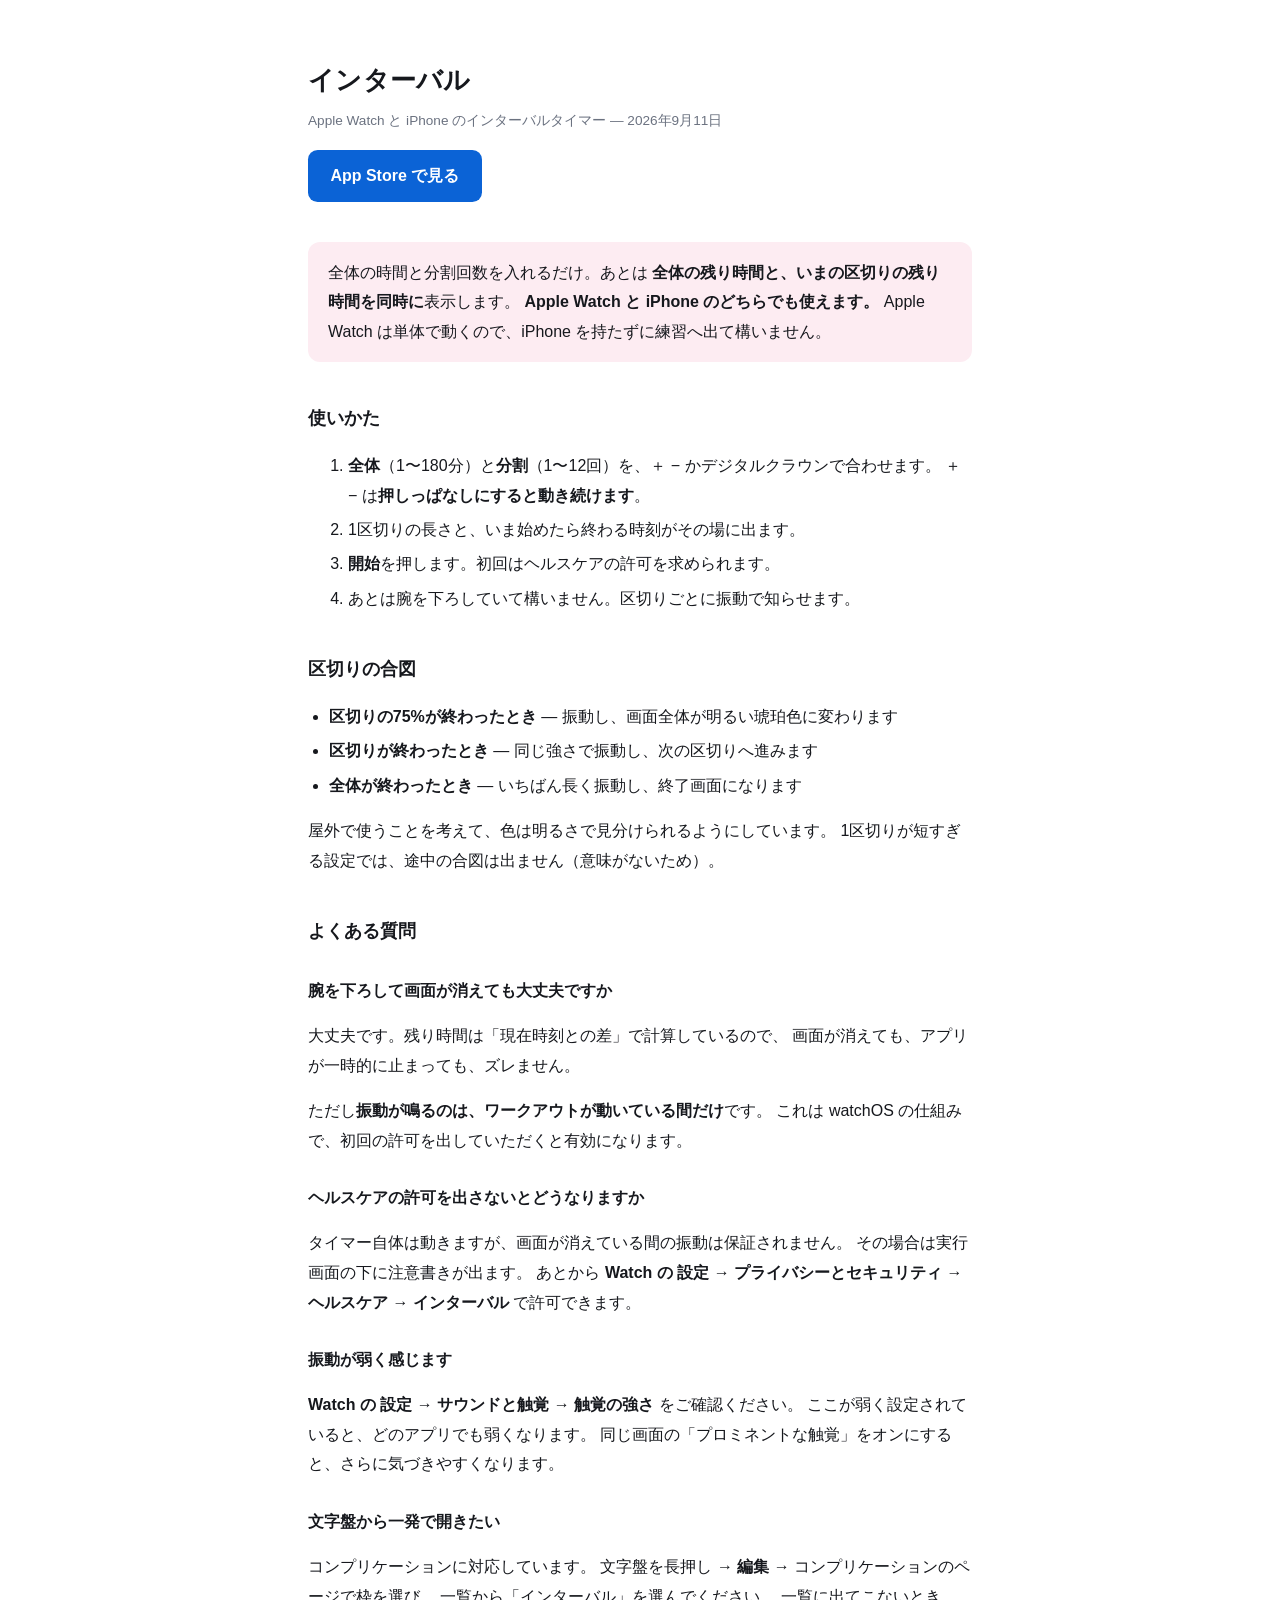
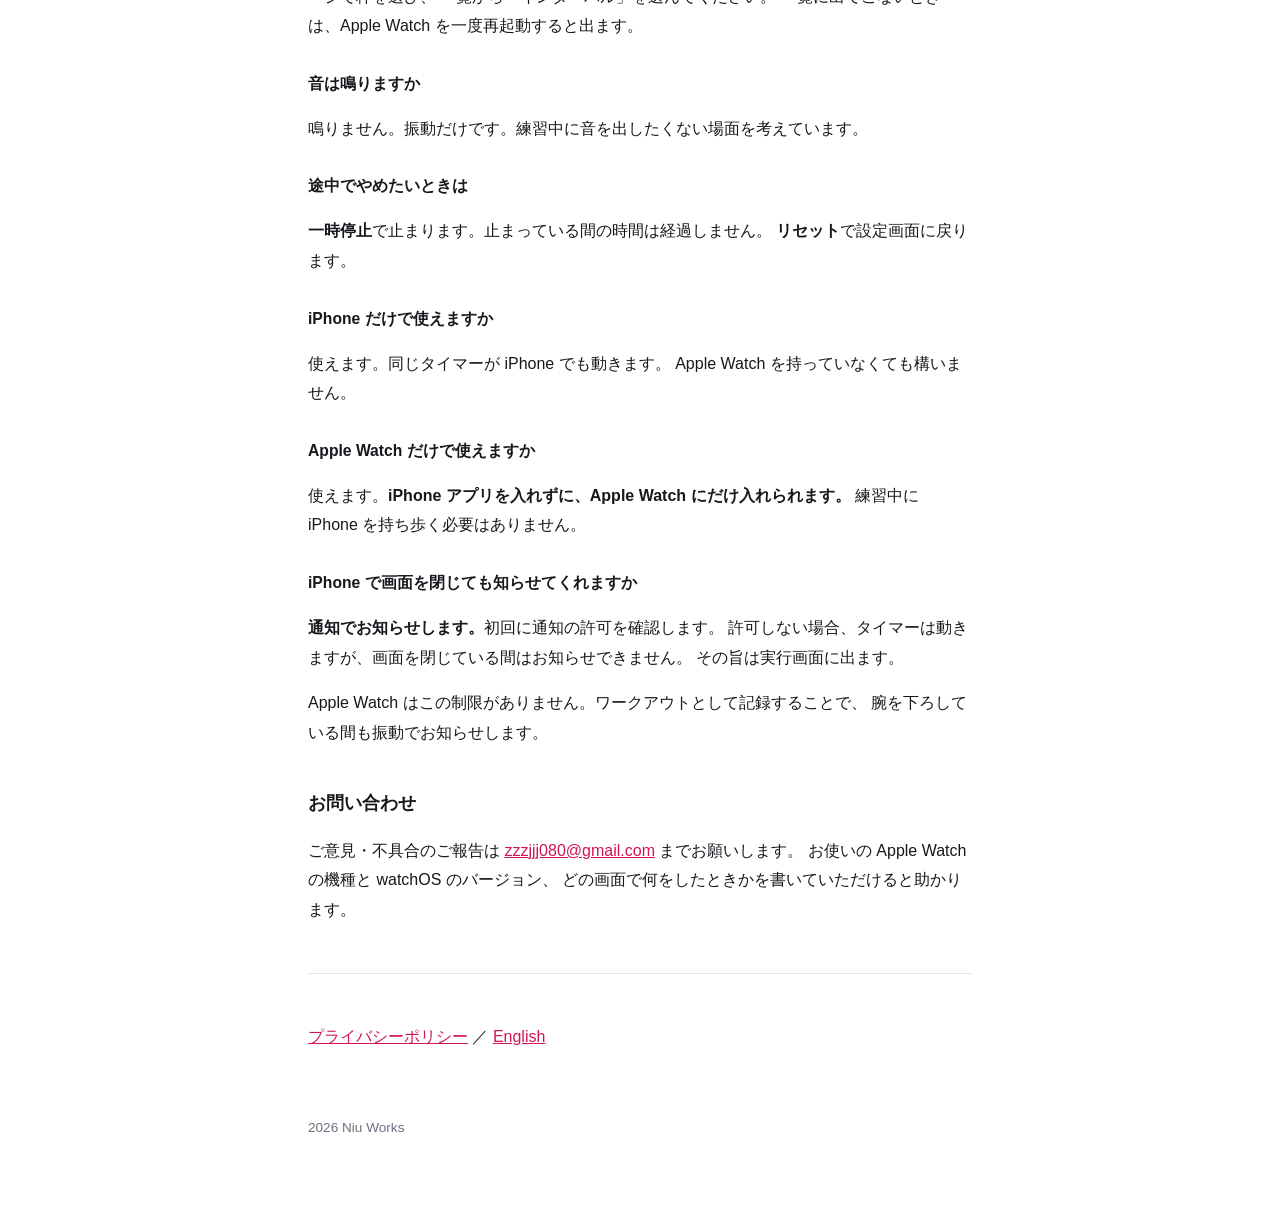
<file: docs/index.html>
<!doctype html>
<html lang="ja">
<head>
<meta charset="utf-8">
<meta name="viewport" content="width=device-width,initial-scale=1">
<title>インターバル — サポート</title>
<link rel="stylesheet" href="style.css?v=2">
</head>
<body>

<h1>インターバル</h1>
<p class="updated">Apple Watch と iPhone のインターバルタイマー — 2026年9月11日</p>

<p><a class="store" href="https://apps.apple.com/jp/app/id6808987041">App Store で見る</a></p>

<p class="lead">
  全体の時間と分割回数を入れるだけ。あとは
  <strong>全体の残り時間と、いまの区切りの残り時間を同時に</strong>表示します。
  <strong>Apple Watch と iPhone のどちらでも使えます。</strong>
  Apple Watch は単体で動くので、iPhone を持たずに練習へ出て構いません。
</p>

<h2>使いかた</h2>
<ol>
  <li><strong>全体</strong>（1〜180分）と<strong>分割</strong>（1〜12回）を、＋ − かデジタルクラウンで合わせます。
      ＋ − は<strong>押しっぱなしにすると動き続けます</strong>。</li>
  <li>1区切りの長さと、いま始めたら終わる時刻がその場に出ます。</li>
  <li><strong>開始</strong>を押します。初回はヘルスケアの許可を求められます。</li>
  <li>あとは腕を下ろしていて構いません。区切りごとに振動で知らせます。</li>
</ol>

<h2>区切りの合図</h2>
<ul>
  <li><strong>区切りの75%が終わったとき</strong> — 振動し、画面全体が明るい琥珀色に変わります</li>
  <li><strong>区切りが終わったとき</strong> — 同じ強さで振動し、次の区切りへ進みます</li>
  <li><strong>全体が終わったとき</strong> — いちばん長く振動し、終了画面になります</li>
</ul>
<p>
  屋外で使うことを考えて、色は明るさで見分けられるようにしています。
  1区切りが短すぎる設定では、途中の合図は出ません（意味がないため）。
</p>

<h2>よくある質問</h2>

<h3>腕を下ろして画面が消えても大丈夫ですか</h3>
<p>
  大丈夫です。残り時間は「現在時刻との差」で計算しているので、
  画面が消えても、アプリが一時的に止まっても、ズレません。
</p>
<p>
  ただし<strong>振動が鳴るのは、ワークアウトが動いている間だけ</strong>です。
  これは watchOS の仕組みで、初回の許可を出していただくと有効になります。
</p>

<h3>ヘルスケアの許可を出さないとどうなりますか</h3>
<p>
  タイマー自体は動きますが、画面が消えている間の振動は保証されません。
  その場合は実行画面の下に注意書きが出ます。
  あとから <strong>Watch の 設定 → プライバシーとセキュリティ → ヘルスケア → インターバル</strong>
  で許可できます。
</p>

<h3>振動が弱く感じます</h3>
<p>
  <strong>Watch の 設定 → サウンドと触覚 → 触覚の強さ</strong> をご確認ください。
  ここが弱く設定されていると、どのアプリでも弱くなります。
  同じ画面の「プロミネントな触覚」をオンにすると、さらに気づきやすくなります。
</p>

<h3>文字盤から一発で開きたい</h3>
<p>
  コンプリケーションに対応しています。
  文字盤を長押し → <strong>編集</strong> → コンプリケーションのページで枠を選び、
  一覧から「インターバル」を選んでください。
  一覧に出てこないときは、Apple Watch を一度再起動すると出ます。
</p>

<h3>音は鳴りますか</h3>
<p>
  鳴りません。振動だけです。練習中に音を出したくない場面を考えています。
</p>

<h3>途中でやめたいときは</h3>
<p>
  <strong>一時停止</strong>で止まります。止まっている間の時間は経過しません。
  <strong>リセット</strong>で設定画面に戻ります。
</p>

<h3>iPhone だけで使えますか</h3>
<p>
  使えます。同じタイマーが iPhone でも動きます。
  Apple Watch を持っていなくても構いません。
</p>

<h3>Apple Watch だけで使えますか</h3>
<p>
  使えます。<strong>iPhone アプリを入れずに、Apple Watch にだけ入れられます。</strong>
  練習中に iPhone を持ち歩く必要はありません。
</p>

<h3>iPhone で画面を閉じても知らせてくれますか</h3>
<p>
  <strong>通知でお知らせします。</strong>初回に通知の許可を確認します。
  許可しない場合、タイマーは動きますが、画面を閉じている間はお知らせできません。
  その旨は実行画面に出ます。
</p>
<p>
  Apple Watch はこの制限がありません。ワークアウトとして記録することで、
  腕を下ろしている間も振動でお知らせします。
</p>

<h2>お問い合わせ</h2>
<p>
  ご意見・不具合のご報告は <a href="mailto:zzzjjj080@gmail.com">zzzjjj080@gmail.com</a> までお願いします。
  お使いの Apple Watch の機種と watchOS のバージョン、
  どの画面で何をしたときかを書いていただけると助かります。
</p>

<hr>
<p><a href="privacy.html">プライバシーポリシー</a> ／ <a href="en/">English</a></p>

<footer>2026 Niu Works</footer>

</body>
</html>
</file>
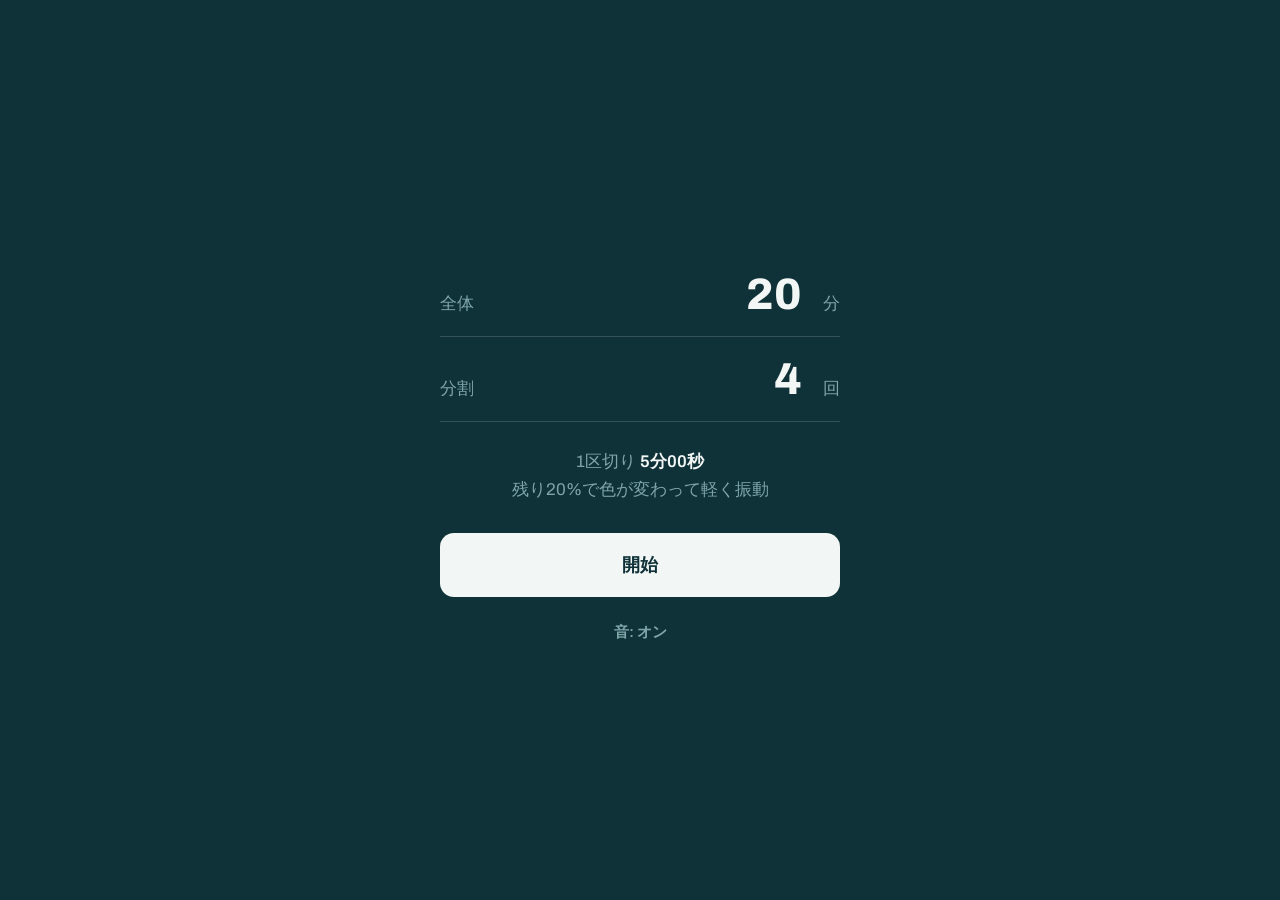
<file: prototype/index.html>
<!DOCTYPE html>
<html lang="ja">
<head>
<meta charset="utf-8">
<meta name="viewport" content="width=device-width, initial-scale=1, viewport-fit=cover">
<title>分割タイマー</title>
<link rel="preconnect" href="https://fonts.googleapis.com">
<link rel="preconnect" href="https://fonts.gstatic.com" crossorigin>
<link href="https://fonts.googleapis.com/css2?family=Archivo:wght@400;600;800&display=swap" rel="stylesheet">
<style>
  :root{
    --bg:#0F3239;
    --bg-warn:#8A3D07;
    --bg-done:#E8E2D4;
    --ink:#F2F6F4;
    --ink-dim:#7FA5A8;
    --ink-warn:#F6D9B2;
    --rule:rgba(242,246,244,.16);
  }
  *{box-sizing:border-box;margin:0;padding:0}
  html,body{height:100%}
  body{
    font-family:"Archivo",system-ui,-apple-system,sans-serif;
    background:var(--bg);color:var(--ink);
    display:flex;align-items:center;justify-content:center;
    padding:24px;
    transition:background-color .45s ease;
    -webkit-font-smoothing:antialiased;
  }
  body.warn{background:var(--bg-warn)}
  body.done{background:var(--bg-done);color:#17282C}
  .screen{width:100%;max-width:400px;text-align:center}
  .hide{display:none!important}

  /* setup */
  .field{display:flex;align-items:baseline;justify-content:space-between;
    padding:18px 0;border-bottom:1px solid var(--rule)}
  .field label{font-size:17px;color:var(--ink-dim)}
  .field input{
    width:5.5ch;background:none;border:none;color:var(--ink);
    font-family:inherit;font-size:44px;font-weight:800;text-align:right;
    font-variant-numeric:tabular-nums;
  }
  .field input:focus{outline:2px solid var(--ink);outline-offset:6px;border-radius:4px}
  .field span{font-size:17px;color:var(--ink-dim);margin-left:6px}
  .preview{margin:26px 0 30px;font-size:17px;color:var(--ink-dim);line-height:1.6}
  .preview b{color:var(--ink);font-weight:600}

  /* running */
  .total{font-size:19px;color:var(--ink-dim);font-variant-numeric:tabular-nums;
    letter-spacing:.02em}
  body.warn .total{color:var(--ink-warn)}
  body.done .total{color:#5A6B6E}
  .total b{font-weight:600;font-size:30px;color:var(--ink);margin-left:10px}
  body.done .total b{color:#17282C}
  .split{
    font-size:clamp(88px,29vw,150px);font-weight:800;line-height:.94;
    font-variant-numeric:tabular-nums;letter-spacing:-.035em;margin:18px 0 4px;
  }
  .setcount{font-size:18px;color:var(--ink-dim);margin-bottom:26px}
  body.warn .setcount{color:var(--ink-warn)}
  body.done .setcount{color:#5A6B6E}
  .bars{display:flex;gap:5px;margin-bottom:34px}
  .bars i{flex:1;height:7px;border-radius:2px;background:rgba(242,246,244,.2)}
  .bars i.done{background:var(--ink)}
  .bars i.now{background:var(--ink);opacity:.55}
  body.done .bars i{background:rgba(23,40,44,.25)}
  body.done .bars i.done{background:#17282C}

  /* buttons */
  .row{display:flex;gap:12px}
  button{
    flex:1;font-family:inherit;font-size:18px;font-weight:600;
    padding:19px 12px;border-radius:14px;border:1px solid var(--rule);
    background:none;color:var(--ink);cursor:pointer;
    transition:transform .12s ease,background-color .2s ease;
  }
  button:hover{background:rgba(242,246,244,.08)}
  button:active{transform:scale(.97)}
  button:focus-visible{outline:2px solid var(--ink);outline-offset:3px}
  .primary{background:var(--ink);color:var(--bg);border-color:transparent}
  .primary:hover{background:#fff}
  body.done button{border-color:rgba(23,40,44,.25);color:#17282C}
  body.done .primary{background:#17282C;color:var(--bg-done)}
  .sound{margin-top:20px;font-size:15px;color:var(--ink-dim);
    background:none;border:none;padding:6px;flex:none;width:100%}
  @media (prefers-reduced-motion:reduce){*{transition:none!important}}
</style>
</head>
<body>

<div class="screen" id="setup">
  <div class="field">
    <label for="total">全体</label>
    <div><input id="total" type="number" min="1" max="180" value="20" inputmode="numeric"><span>分</span></div>
  </div>
  <div class="field">
    <label for="parts">分割</label>
    <div><input id="parts" type="number" min="1" max="12" value="4" inputmode="numeric"><span>回</span></div>
  </div>
  <p class="preview">1区切り <b id="each">5分00秒</b><br>残り20%で色が変わって軽く振動</p>
  <div class="row"><button class="primary" id="start">開始</button></div>
  <button class="sound" id="soundToggle" aria-pressed="true">音: オン</button>
</div>

<div class="screen hide" id="run">
  <p class="total">全体 <b id="totalLeft">20:00</b></p>
  <p class="split" id="splitLeft">5:00</p>
  <p class="setcount" id="setLabel">1 / 4</p>
  <div class="bars" id="bars"></div>
  <div class="row">
    <button id="pause">一時停止</button>
    <button id="reset">リセット</button>
  </div>
</div>

<script>
const $ = id => document.getElementById(id);
let totalSec = 1200, parts = 4, splitSec = 300;
let startedAt = 0, accrued = 0, running = false, raf = null;
let lastIndex = -1, warned = false, soundOn = true, ac = null;

const fmt = s => {
  s = Math.max(0, Math.ceil(s - 1e-6));
  return Math.floor(s / 60) + ":" + String(s % 60).padStart(2, "0");
};
const fmtEach = s => Math.floor(s / 60) + "分" + String(Math.round(s % 60)).padStart(2, "0") + "秒";

function updatePreview(){
  const t = Math.max(1, +$("total").value || 1), p = Math.max(1, +$("parts").value || 1);
  $("each").textContent = fmtEach(t * 60 / p);
}
$("total").addEventListener("input", updatePreview);
$("parts").addEventListener("input", updatePreview);

function beep(freq, dur, vol){
  if(!soundOn) return;
  try{
    ac = ac || new (window.AudioContext || window.webkitAudioContext)();
    const o = ac.createOscillator(), g = ac.createGain();
    o.frequency.value = freq; o.type = "sine";
    g.gain.setValueAtTime(vol, ac.currentTime);
    g.gain.exponentialRampToValueAtTime(.0001, ac.currentTime + dur);
    o.connect(g); g.connect(ac.destination);
    o.start(); o.stop(ac.currentTime + dur);
  }catch(e){}
}
const buzz = p => { if(navigator.vibrate) navigator.vibrate(p); };

$("soundToggle").addEventListener("click", e => {
  soundOn = !soundOn;
  e.target.textContent = "音: " + (soundOn ? "オン" : "オフ");
  e.target.setAttribute("aria-pressed", soundOn);
});

$("start").addEventListener("click", () => {
  totalSec = Math.max(1, +$("total").value || 1) * 60;
  parts = Math.min(12, Math.max(1, +$("parts").value || 1));
  splitSec = totalSec / parts;
  accrued = 0; lastIndex = -1; warned = false;
  $("bars").innerHTML = Array.from({length: parts}, () => "<i></i>").join("");
  $("setup").classList.add("hide"); $("run").classList.remove("hide");
  try{ ac = ac || new (window.AudioContext || window.webkitAudioContext)(); ac.resume(); }catch(e){}
  begin();
});

function begin(){
  startedAt = Date.now(); running = true;
  $("pause").textContent = "一時停止";
  tick();
}
$("pause").addEventListener("click", () => {
  if(running){
    accrued += (Date.now() - startedAt) / 1000; running = false;
    cancelAnimationFrame(raf); $("pause").textContent = "再開";
  } else begin();
});
$("reset").addEventListener("click", () => {
  running = false; cancelAnimationFrame(raf);
  document.body.classList.remove("warn", "done");
  $("run").classList.add("hide"); $("setup").classList.remove("hide");
});

function tick(){
  // 経過は絶対時刻の差分で算出する。画面が消えても復帰時にズレない。
  const elapsed = accrued + (running ? (Date.now() - startedAt) / 1000 : 0);
  const leftTotal = totalSec - elapsed;

  if(leftTotal <= 0){
    $("totalLeft").textContent = "0:00"; $("splitLeft").textContent = "0:00";
    $("setLabel").textContent = "終了";
    [...$("bars").children].forEach(b => { b.className = "done"; });
    document.body.classList.remove("warn"); document.body.classList.add("done");
    running = false;
    buzz([120, 60, 120, 60, 320]); beep(300, .7, .3);
    $("pause").textContent = "再開";
    return;
  }

  const idx = Math.min(parts - 1, Math.floor(elapsed / splitSec));
  const leftSplit = splitSec - (elapsed - idx * splitSec);

  if(idx !== lastIndex){
    if(lastIndex !== -1){ buzz([90, 50, 260]); beep(440, .45, .28); }  // 分割の切れ目: 強く
    lastIndex = idx; warned = false;
    document.body.classList.remove("warn");
    [...$("bars").children].forEach((b, i) => {
      b.className = i < idx ? "done" : (i === idx ? "now" : "");
    });
  }
  if(!warned && leftSplit <= splitSec * .2){
    warned = true;
    document.body.classList.add("warn");
    buzz(45); beep(880, .12, .18);  // 残り20%: 軽く
  }

  $("totalLeft").textContent = fmt(leftTotal);
  $("splitLeft").textContent = fmt(leftSplit);
  $("setLabel").textContent = (idx + 1) + " / " + parts;

  if(running) raf = requestAnimationFrame(tick);
}

updatePreview();
</script>
</body>
</html>
</file>
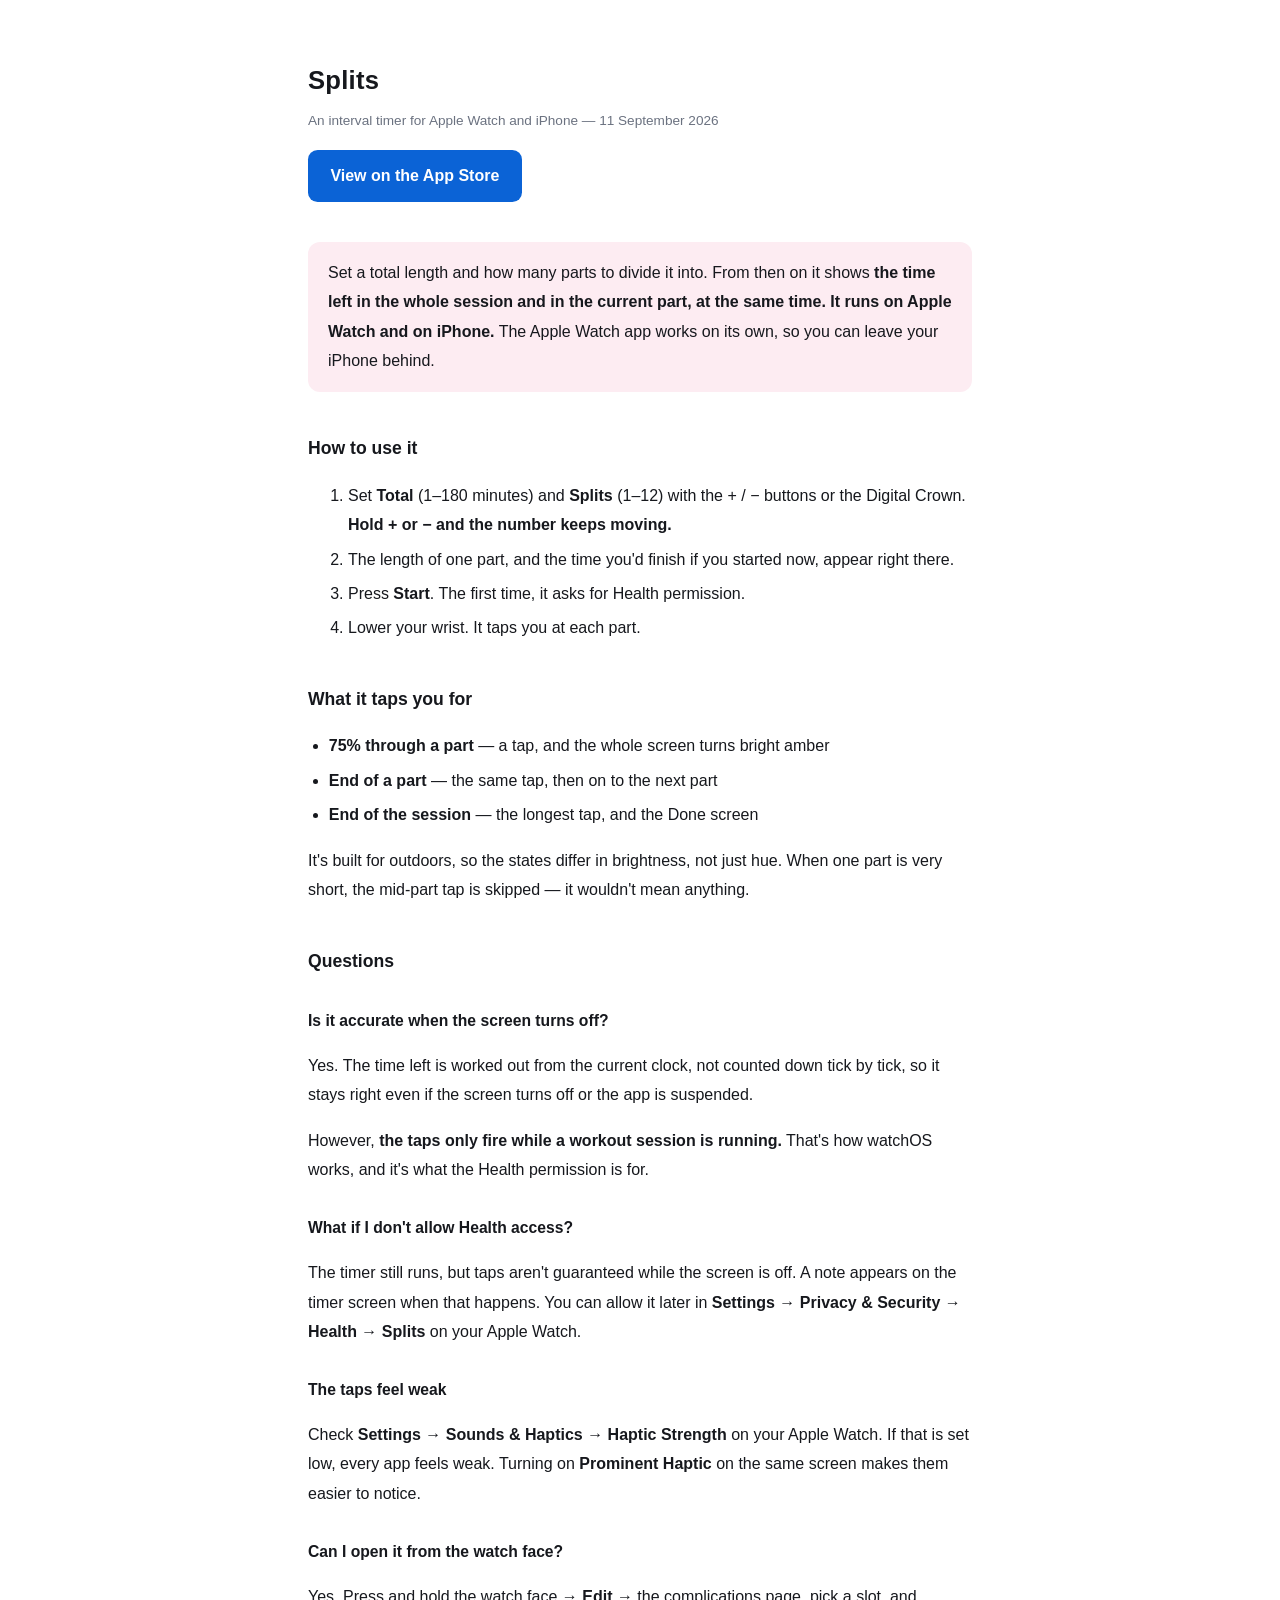
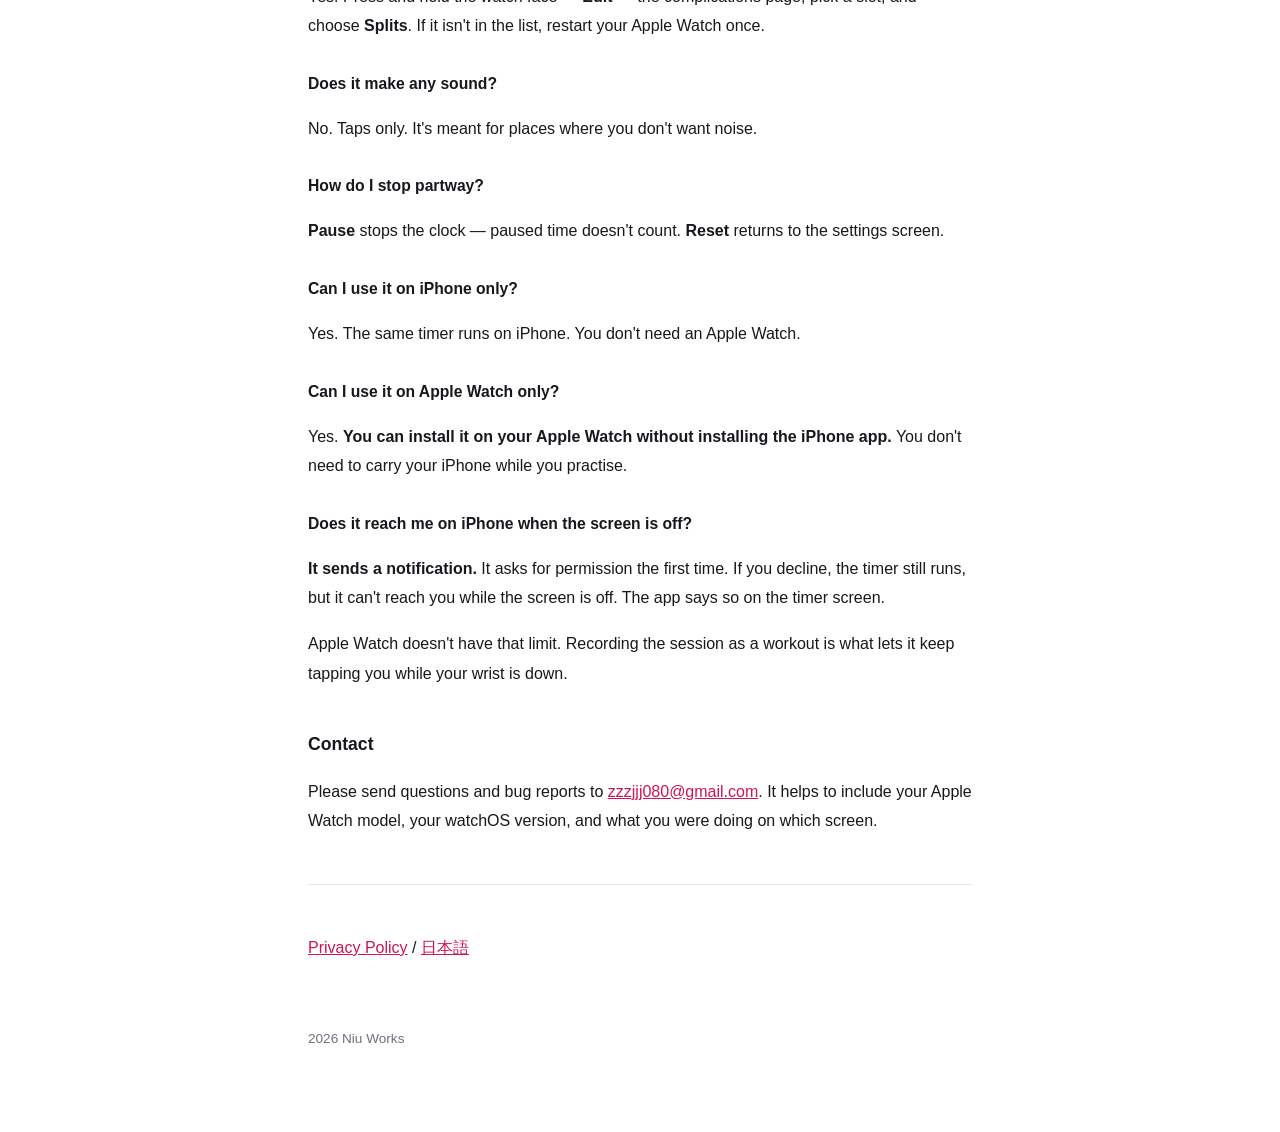
<file: docs/en/index.html>
<!doctype html>
<html lang="en">
<head>
<meta charset="utf-8">
<meta name="viewport" content="width=device-width,initial-scale=1">
<title>Splits — Support</title>
<link rel="stylesheet" href="../style.css?v=2">
</head>
<body>

<h1>Splits</h1>
<p class="updated">An interval timer for Apple Watch and iPhone — 11 September 2026</p>

<p><a class="store" href="https://apps.apple.com/app/id6808987041">View on the App Store</a></p>

<p class="lead">
  Set a total length and how many parts to divide it into. From then on it shows
  <strong>the time left in the whole session and in the current part, at the same time.</strong>
  <strong>It runs on Apple Watch and on iPhone.</strong>
  The Apple Watch app works on its own, so you can leave your iPhone behind.
</p>

<h2>How to use it</h2>
<ol>
  <li>Set <strong>Total</strong> (1–180 minutes) and <strong>Splits</strong> (1–12)
      with the + / − buttons or the Digital Crown.
      <strong>Hold + or − and the number keeps moving.</strong></li>
  <li>The length of one part, and the time you'd finish if you started now, appear right there.</li>
  <li>Press <strong>Start</strong>. The first time, it asks for Health permission.</li>
  <li>Lower your wrist. It taps you at each part.</li>
</ol>

<h2>What it taps you for</h2>
<ul>
  <li><strong>75% through a part</strong> — a tap, and the whole screen turns bright amber</li>
  <li><strong>End of a part</strong> — the same tap, then on to the next part</li>
  <li><strong>End of the session</strong> — the longest tap, and the Done screen</li>
</ul>
<p>
  It's built for outdoors, so the states differ in brightness, not just hue.
  When one part is very short, the mid-part tap is skipped — it wouldn't mean anything.
</p>

<h2>Questions</h2>

<h3>Is it accurate when the screen turns off?</h3>
<p>
  Yes. The time left is worked out from the current clock, not counted down tick by tick,
  so it stays right even if the screen turns off or the app is suspended.
</p>
<p>
  However, <strong>the taps only fire while a workout session is running.</strong>
  That's how watchOS works, and it's what the Health permission is for.
</p>

<h3>What if I don't allow Health access?</h3>
<p>
  The timer still runs, but taps aren't guaranteed while the screen is off.
  A note appears on the timer screen when that happens. You can allow it later in
  <strong>Settings → Privacy &amp; Security → Health → Splits</strong> on your Apple Watch.
</p>

<h3>The taps feel weak</h3>
<p>
  Check <strong>Settings → Sounds &amp; Haptics → Haptic Strength</strong> on your Apple Watch.
  If that is set low, every app feels weak. Turning on <strong>Prominent Haptic</strong>
  on the same screen makes them easier to notice.
</p>

<h3>Can I open it from the watch face?</h3>
<p>
  Yes. Press and hold the watch face → <strong>Edit</strong> → the complications page,
  pick a slot, and choose <strong>Splits</strong>.
  If it isn't in the list, restart your Apple Watch once.
</p>

<h3>Does it make any sound?</h3>
<p>
  No. Taps only. It's meant for places where you don't want noise.
</p>

<h3>How do I stop partway?</h3>
<p>
  <strong>Pause</strong> stops the clock — paused time doesn't count.
  <strong>Reset</strong> returns to the settings screen.
</p>

<h3>Can I use it on iPhone only?</h3>
<p>
  Yes. The same timer runs on iPhone. You don't need an Apple Watch.
</p>

<h3>Can I use it on Apple Watch only?</h3>
<p>
  Yes. <strong>You can install it on your Apple Watch without installing the iPhone app.</strong>
  You don't need to carry your iPhone while you practise.
</p>

<h3>Does it reach me on iPhone when the screen is off?</h3>
<p>
  <strong>It sends a notification.</strong> It asks for permission the first time.
  If you decline, the timer still runs, but it can't reach you while the screen is off.
  The app says so on the timer screen.
</p>
<p>
  Apple Watch doesn't have that limit. Recording the session as a workout is what
  lets it keep tapping you while your wrist is down.
</p>

<h2>Contact</h2>
<p>
  Please send questions and bug reports to
  <a href="mailto:zzzjjj080@gmail.com">zzzjjj080@gmail.com</a>.
  It helps to include your Apple Watch model, your watchOS version,
  and what you were doing on which screen.
</p>

<hr>
<p><a href="privacy.html">Privacy Policy</a> / <a href="../">日本語</a></p>

<footer>2026 Niu Works</footer>

</body>
</html>
</file>
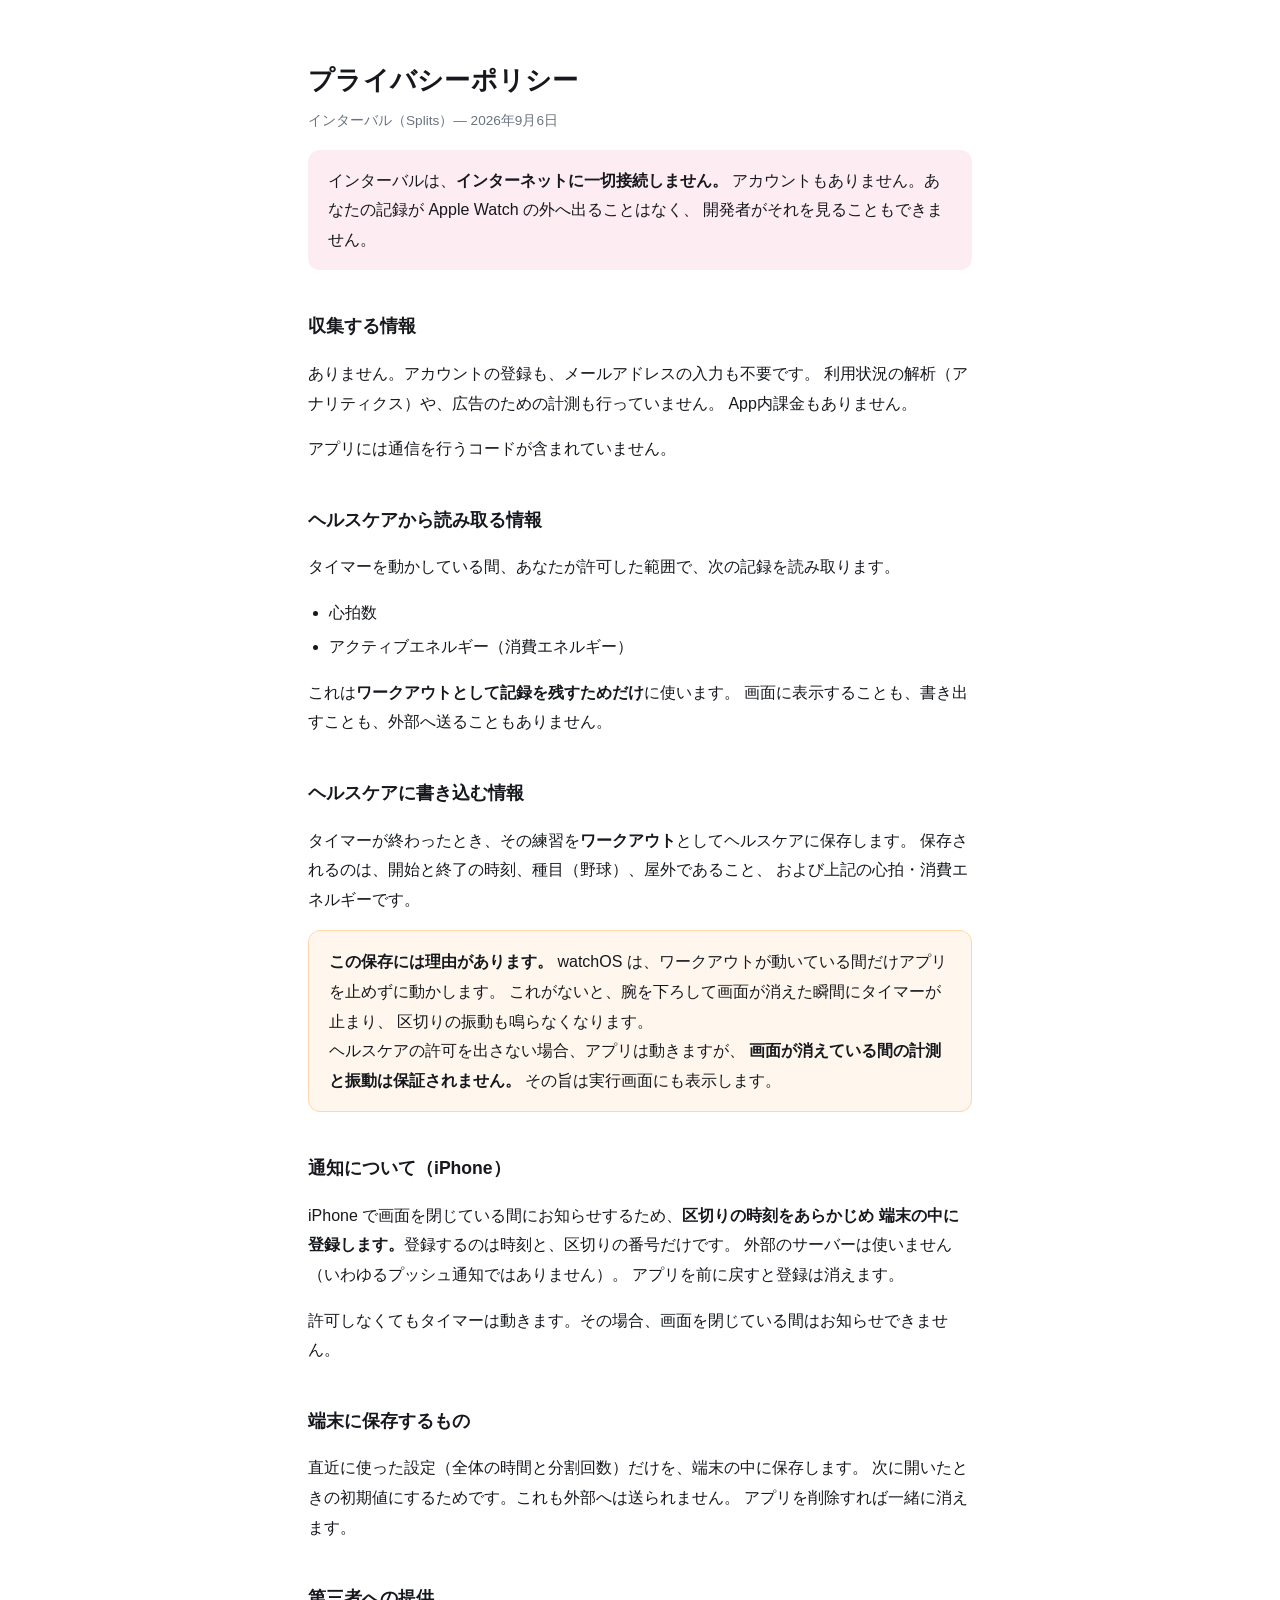
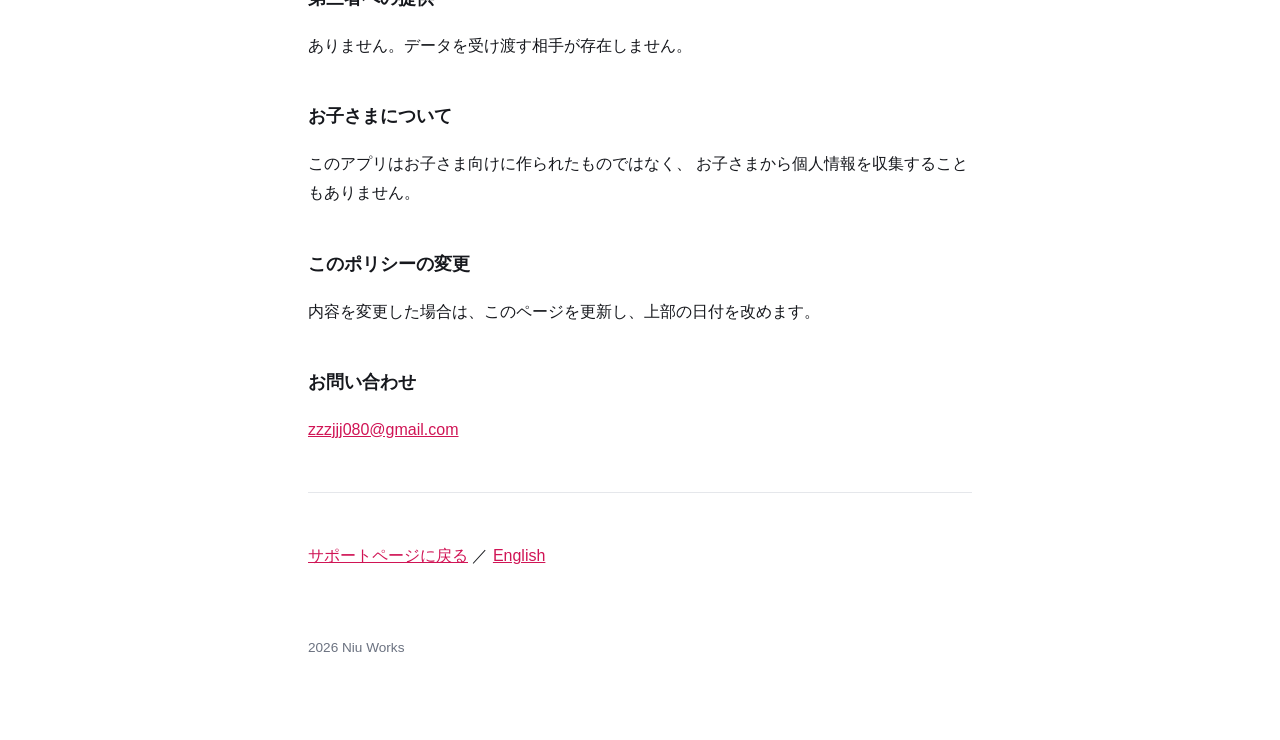
<file: docs/privacy.html>
<!doctype html>
<html lang="ja">
<head>
<meta charset="utf-8">
<meta name="viewport" content="width=device-width,initial-scale=1">
<title>インターバル — プライバシーポリシー</title>
<link rel="stylesheet" href="style.css?v=2">
</head>
<body>

<h1>プライバシーポリシー</h1>
<p class="updated">インターバル（Splits）— 2026年9月6日</p>

<p class="lead">
  インターバルは、<strong>インターネットに一切接続しません。</strong>
  アカウントもありません。あなたの記録が Apple Watch の外へ出ることはなく、
  開発者がそれを見ることもできません。
</p>

<h2>収集する情報</h2>
<p>
  ありません。アカウントの登録も、メールアドレスの入力も不要です。
  利用状況の解析（アナリティクス）や、広告のための計測も行っていません。
  App内課金もありません。
</p>
<p>
  アプリには通信を行うコードが含まれていません。
</p>

<h2>ヘルスケアから読み取る情報</h2>
<p>
  タイマーを動かしている間、あなたが許可した範囲で、次の記録を読み取ります。
</p>
<ul>
  <li>心拍数</li>
  <li>アクティブエネルギー（消費エネルギー）</li>
</ul>
<p>
  これは<strong>ワークアウトとして記録を残すためだけ</strong>に使います。
  画面に表示することも、書き出すことも、外部へ送ることもありません。
</p>

<h2>ヘルスケアに書き込む情報</h2>
<p>
  タイマーが終わったとき、その練習を<strong>ワークアウト</strong>としてヘルスケアに保存します。
  保存されるのは、開始と終了の時刻、種目（野球）、屋外であること、
  および上記の心拍・消費エネルギーです。
</p>
<p class="note">
  <strong>この保存には理由があります。</strong>
  watchOS は、ワークアウトが動いている間だけアプリを止めずに動かします。
  これがないと、腕を下ろして画面が消えた瞬間にタイマーが止まり、
  区切りの振動も鳴らなくなります。<br>
  ヘルスケアの許可を出さない場合、アプリは動きますが、
  <strong>画面が消えている間の計測と振動は保証されません。</strong>
  その旨は実行画面にも表示します。
</p>

<h2>通知について（iPhone）</h2>
<p>
  iPhone で画面を閉じている間にお知らせするため、<strong>区切りの時刻をあらかじめ
  端末の中に登録します。</strong>登録するのは時刻と、区切りの番号だけです。
  外部のサーバーは使いません（いわゆるプッシュ通知ではありません）。
  アプリを前に戻すと登録は消えます。
</p>
<p>
  許可しなくてもタイマーは動きます。その場合、画面を閉じている間はお知らせできません。
</p>

<h2>端末に保存するもの</h2>
<p>
  直近に使った設定（全体の時間と分割回数）だけを、端末の中に保存します。
  次に開いたときの初期値にするためです。これも外部へは送られません。
  アプリを削除すれば一緒に消えます。
</p>

<h2>第三者への提供</h2>
<p>
  ありません。データを受け渡す相手が存在しません。
</p>

<h2>お子さまについて</h2>
<p>
  このアプリはお子さま向けに作られたものではなく、
  お子さまから個人情報を収集することもありません。
</p>

<h2>このポリシーの変更</h2>
<p>
  内容を変更した場合は、このページを更新し、上部の日付を改めます。
</p>

<h2>お問い合わせ</h2>
<p>
  <a href="mailto:zzzjjj080@gmail.com">zzzjjj080@gmail.com</a>
</p>

<hr>
<p><a href="index.html">サポートページに戻る</a> ／ <a href="en/privacy.html">English</a></p>

<footer>2026 Niu Works</footer>

</body>
</html>
</file>
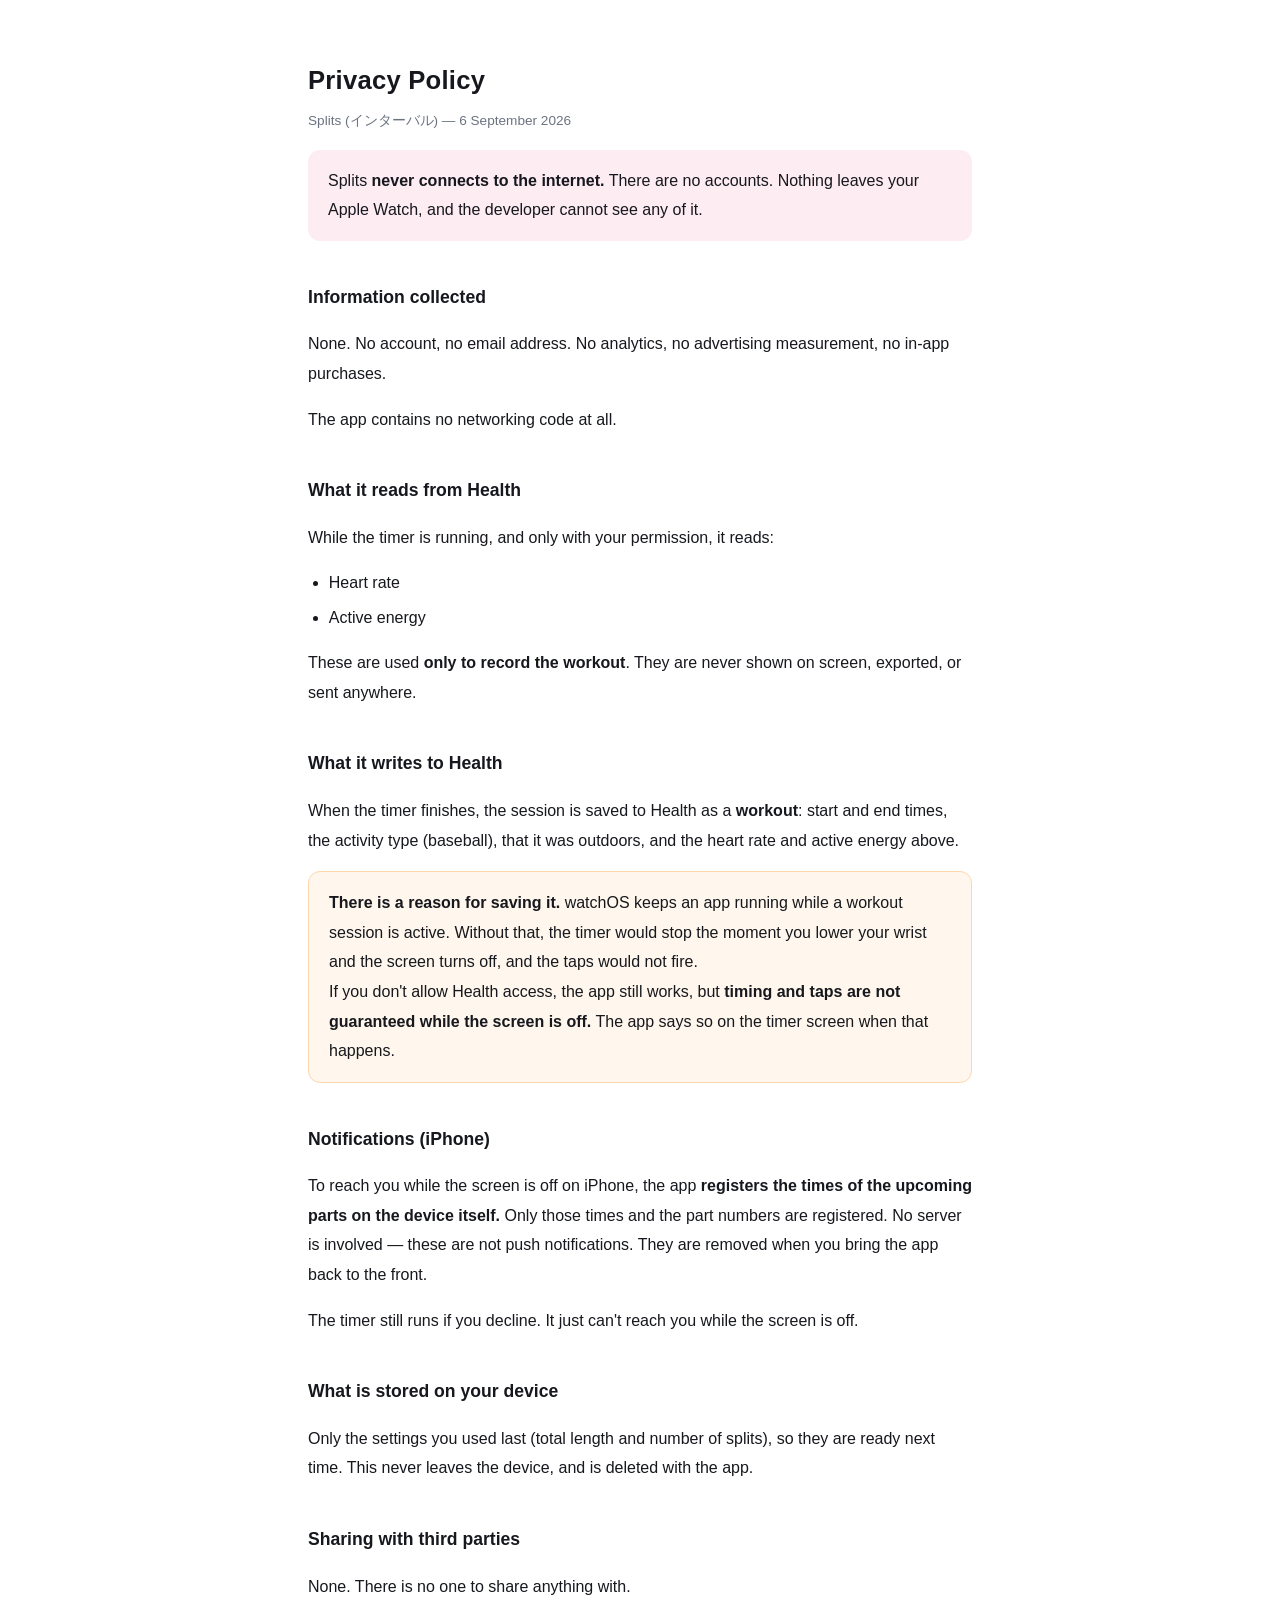
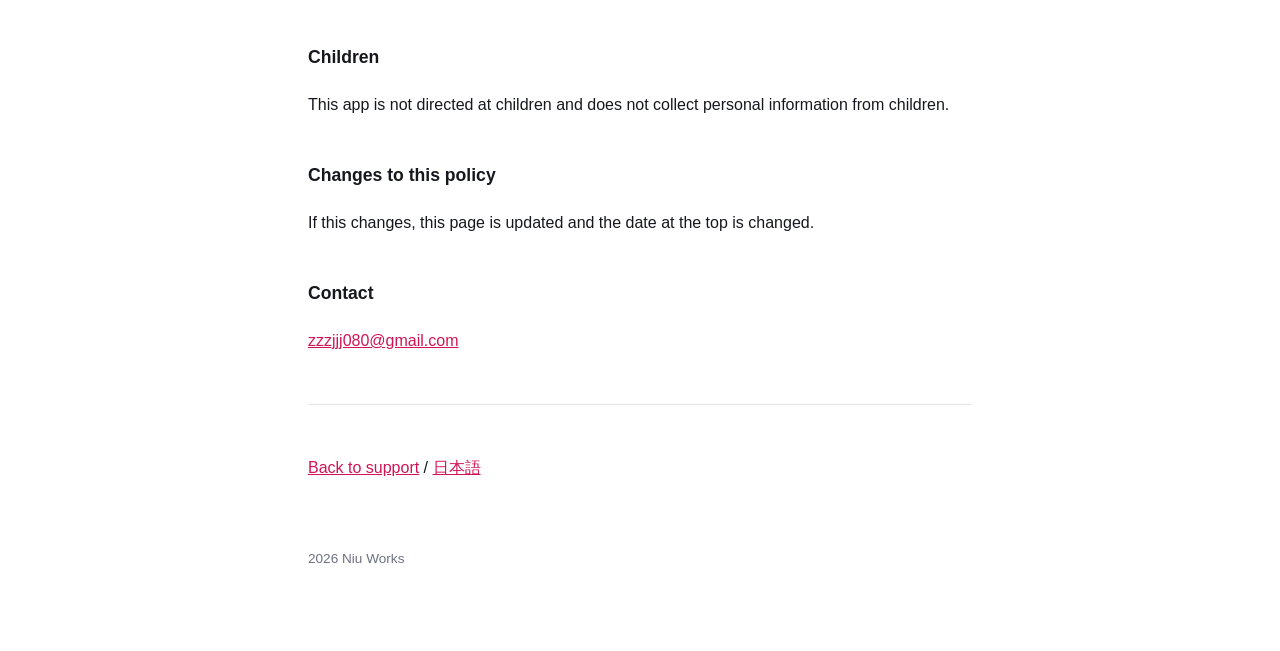
<file: docs/en/privacy.html>
<!doctype html>
<html lang="en">
<head>
<meta charset="utf-8">
<meta name="viewport" content="width=device-width,initial-scale=1">
<title>Splits — Privacy Policy</title>
<link rel="stylesheet" href="../style.css?v=2">
</head>
<body>

<h1>Privacy Policy</h1>
<p class="updated">Splits (インターバル) — 6 September 2026</p>

<p class="lead">
  Splits <strong>never connects to the internet.</strong>
  There are no accounts. Nothing leaves your Apple Watch, and the developer
  cannot see any of it.
</p>

<h2>Information collected</h2>
<p>
  None. No account, no email address. No analytics, no advertising measurement,
  no in-app purchases.
</p>
<p>
  The app contains no networking code at all.
</p>

<h2>What it reads from Health</h2>
<p>
  While the timer is running, and only with your permission, it reads:
</p>
<ul>
  <li>Heart rate</li>
  <li>Active energy</li>
</ul>
<p>
  These are used <strong>only to record the workout</strong>. They are never shown
  on screen, exported, or sent anywhere.
</p>

<h2>What it writes to Health</h2>
<p>
  When the timer finishes, the session is saved to Health as a <strong>workout</strong>:
  start and end times, the activity type (baseball), that it was outdoors,
  and the heart rate and active energy above.
</p>
<p class="note">
  <strong>There is a reason for saving it.</strong>
  watchOS keeps an app running while a workout session is active. Without that,
  the timer would stop the moment you lower your wrist and the screen turns off,
  and the taps would not fire.<br>
  If you don't allow Health access, the app still works, but
  <strong>timing and taps are not guaranteed while the screen is off.</strong>
  The app says so on the timer screen when that happens.
</p>

<h2>Notifications (iPhone)</h2>
<p>
  To reach you while the screen is off on iPhone, the app <strong>registers the times of
  the upcoming parts on the device itself.</strong> Only those times and the part numbers
  are registered. No server is involved — these are not push notifications.
  They are removed when you bring the app back to the front.
</p>
<p>
  The timer still runs if you decline. It just can't reach you while the screen is off.
</p>

<h2>What is stored on your device</h2>
<p>
  Only the settings you used last (total length and number of splits), so they are
  ready next time. This never leaves the device, and is deleted with the app.
</p>

<h2>Sharing with third parties</h2>
<p>
  None. There is no one to share anything with.
</p>

<h2>Children</h2>
<p>
  This app is not directed at children and does not collect personal information
  from children.
</p>

<h2>Changes to this policy</h2>
<p>
  If this changes, this page is updated and the date at the top is changed.
</p>

<h2>Contact</h2>
<p>
  <a href="mailto:zzzjjj080@gmail.com">zzzjjj080@gmail.com</a>
</p>

<hr>
<p><a href="index.html">Back to support</a> / <a href="../privacy.html">日本語</a></p>

<footer>2026 Niu Works</footer>

</body>
</html>
</file>
<file: docs/style.css>
:root { color-scheme: light dark; }
* { box-sizing: border-box; }
body {
  margin: 0 auto; padding: 2.5rem 1.25rem 5rem; max-width: 44rem;
  font-family: -apple-system, BlinkMacSystemFont, "Hiragino Sans", "Noto Sans JP", sans-serif;
  line-height: 1.85; color: #16181d; background: #ffffff;
  font-size: 16px;
}
@media (prefers-color-scheme: dark) { body { color: #e6e8ec; background: #101216; } }
h1 { font-size: 1.6rem; margin-bottom: .25rem; letter-spacing: .01em; }
h2 { font-size: 1.1rem; margin-top: 2.5rem; }
h3 { font-size: .98rem; margin-top: 1.75rem; }
.updated { color: #6b7280; font-size: .85rem; margin-top: 0; }
@media (prefers-color-scheme: dark) { .updated { color: #8b94a5; } }
a { color: #d01455; }
@media (prefers-color-scheme: dark) { a { color: #ff7ba3; } }
hr { border: none; border-top: 1px solid #e5e7eb; margin: 3rem 0; }
@media (prefers-color-scheme: dark) { hr { border-top-color: #262c36; } }
.lead { background: #fdecf2; padding: 1rem 1.25rem; border-radius: .75rem; }
@media (prefers-color-scheme: dark) { .lead { background: #2a1620; } }
.note { background: #fff7ed; padding: 1rem 1.25rem; border-radius: .75rem; border: 1px solid #fed7aa; }
@media (prefers-color-scheme: dark) { .note { background: #26190f; border-color: #5a3b1c; } }
ul { padding-left: 1.3rem; }
li { margin: .3rem 0; }
code { background: #f1f3f7; padding: .1rem .35rem; border-radius: .3rem; font-size: .9em; }
@media (prefers-color-scheme: dark) { code { background: #1c2028; } }
footer { margin-top: 4rem; font-size: .85rem; color: #6b7280; }
@media (prefers-color-scheme: dark) { footer { color: #8b94a5; } }

/* App Store へ行くボタン。サポートページから本体へ戻れるように */
.store {
  display: inline-block;
  margin: 0 0 1.5rem;
  padding: .7rem 1.4rem;
  background: #0b63d6;
  color: #fff;
  font-weight: 600;
  text-decoration: none;
  border-radius: .6rem;
}
.store:hover { background: #094ea8; }
</file>
